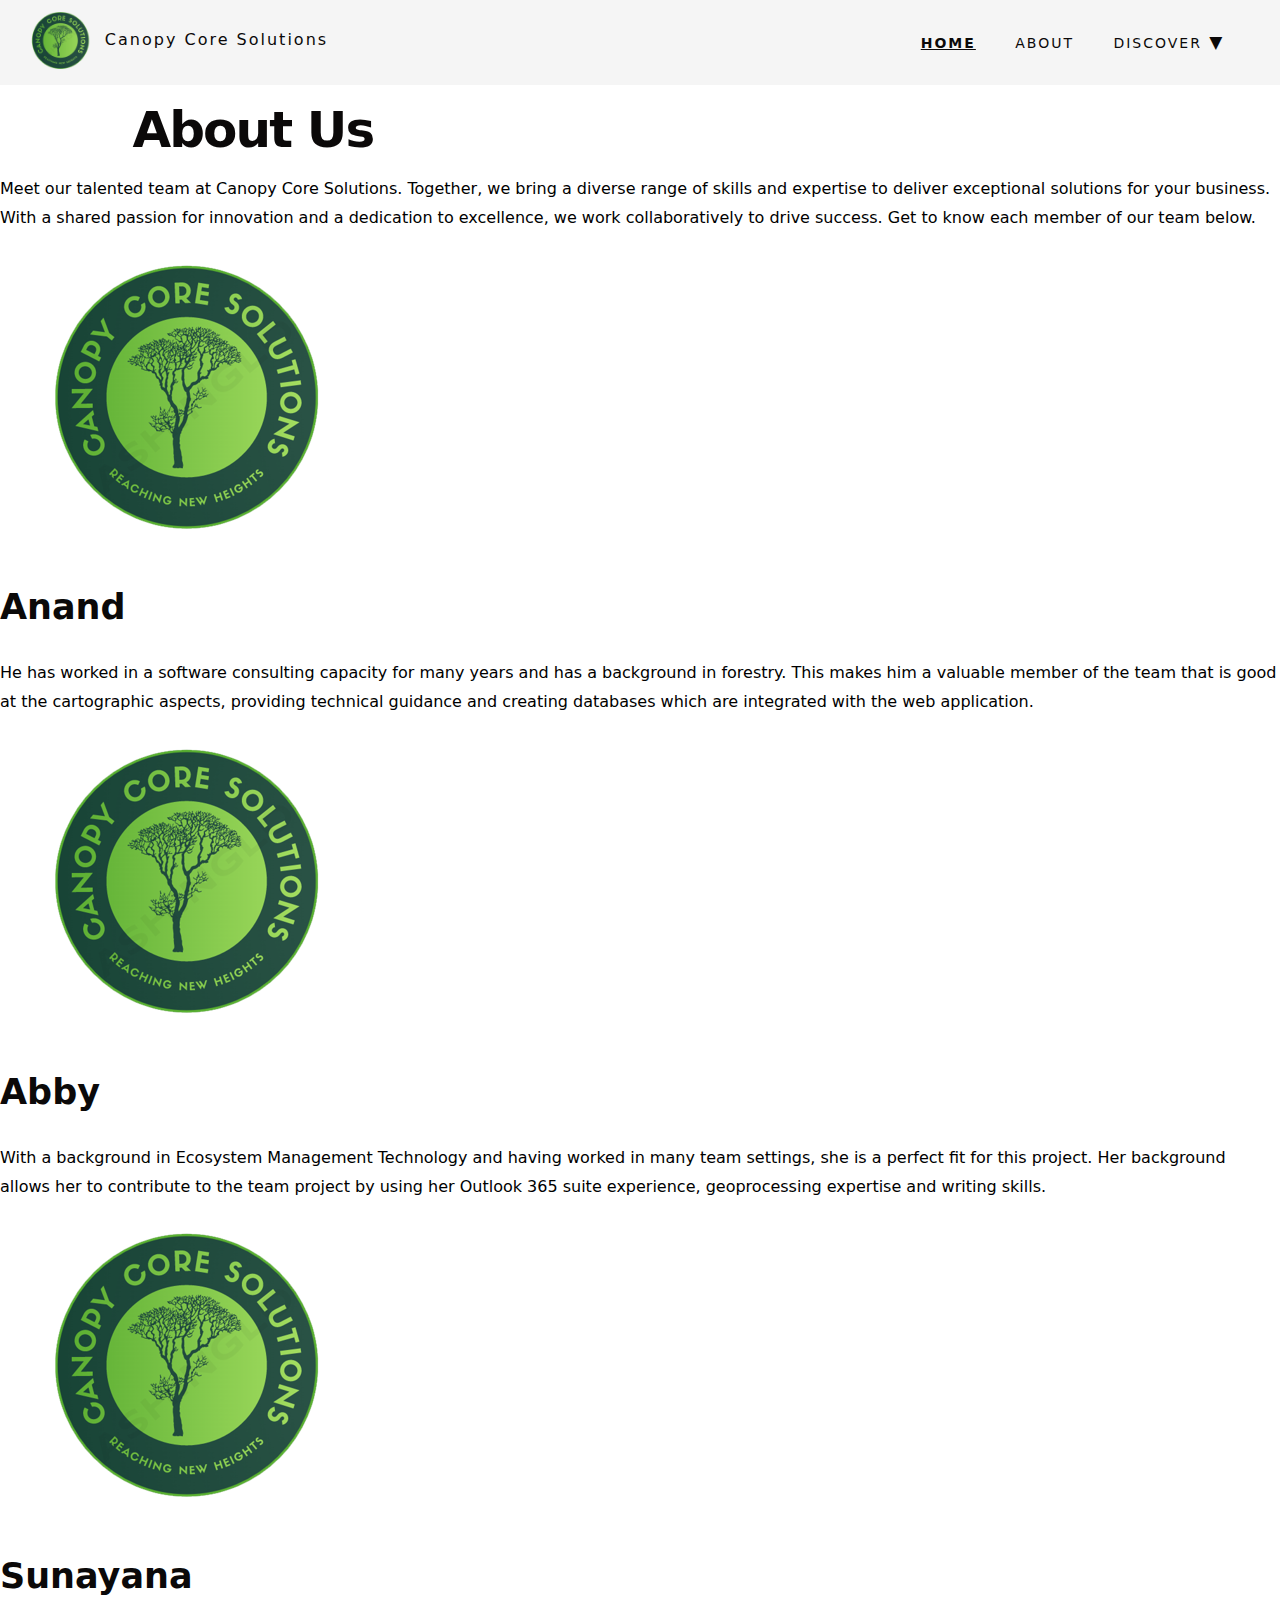
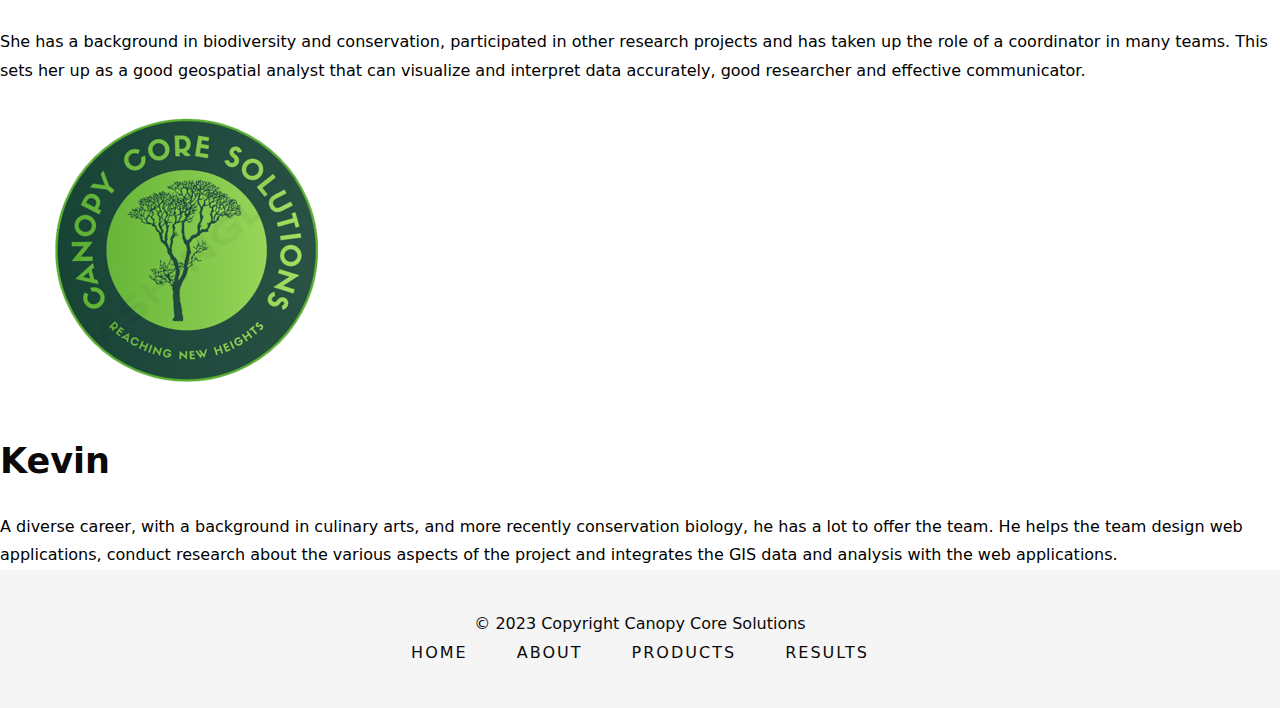
<file: about.html>
<!DOCTYPE html>
<html lang="en">
  <head>
    <title>Canopy Core Solutions</title>
    <link rel="stylesheet" href="stylesheet.css" />
    <link rel="stylesheet" href="https://cdnjs.cloudflare.com/ajax/libs/font-awesome/6.4.0/css/all.min.css" integrity="sha512-iecdLmaskl7CVkqkXNQ/ZH/XLlvWZOJyj7Yy7tcenmpD1ypASozpmT/E0iPtmFIB46ZmdtAc9eNBvH0H/ZpiBw==" crossorigin="anonymous" referrerpolicy="no-referrer" />
    <!---Kevin VD: Favicon/Viewport/jQuery CDN Starts Here-->
    <link
      rel="shortcut icon"
      href="images\CCSLOGO.png"
      type="image/x-icon"
    />
    <meta charset="UTF-8" />
    <!--Tell browser charset used in page/W3S-->
    <meta name="viewport" content="width=device-width, initial-scale=1.0" />
    <!--Setting Viewport, set width of page-follow device screen width/initial zoom scale 1/W3S-->
    <script src="https://ajax.googleapis.com/ajax/libs/jquery/3.6.1/jquery.min.js"></script>
    <!--Google jQuery CDN https://www.w3schools.com/jquery/jquery_syntax.asp-->
    <!--Kevin VD: Favicon/Viewport-->
  </head>

  <body>
    <nav class="navbar">
      <div class="GeomSolutions">
        <a class="CompanyName" href="index.html">
          <img
            class="CompanyLogo"
            src="images/CCSLOGO.png"
            alt="AdobeStockCompass"
          />
         
          Canopy Core Solutions
        </a>
      </div>
      <ul class="navlist" id="NavList">
        <li class="list_item">
          <a class="active" href="index.html">Home</a>
        </li>
        <li class="list_item">
          <a href="aboutus.html">About</a>
        </li>
        <li class="list_item">
          <a>Discover</a>
          <ul class="sub_drop">
            <li class="list_item">
              <a href="products.html">Products</a>
            </li>
            <li class="list_item">
              <a href="results.html">Results</a>
            </li>
            
          </ul>
      
          <span class="dropdown-arrow">&#9660;</span>
        </li>
      </ul>
      <div class="menuicon" id="MenuIcon">
        <div class="menu_bar"></div>
        <div class="menu_bar"></div>
        <div class="menu_bar"></div>
      
      </div>
    </nav>

  

    <!-- Page content -->
    <!-- About us Section -->
    <section class="about">
      <div class="max-width">
        <h2 class="title">About Us</h2>
         <p class="about-description">Meet our talented team at Canopy Core Solutions. Together, we bring a diverse range of skills and expertise to deliver exceptional solutions for your business. With a shared passion for innovation and a dedication to excellence, we work collaboratively to drive success. Get to know each member of our team below.</p>
        <div class="about-content">
          <div class="person">
            <div class="person-img">
              <img src="images\CCSLOGO.png" alt="Person 1">
            </div>
            <h3 class="person-name">Anand</h3>
            <p class="person-description">He has worked in a software consulting capacity for many years and has a background in forestry. This makes him a valuable member of the team that is good at the cartographic aspects, providing technical guidance and creating databases which are integrated with the web application. </p>
            <div class="social-icons">
              <a href="mailto:anandcharvin.g@gmail.com" target="_blank" class="email-icon"><i class="fas fa-envelope"></i></a>
              <a href="https://www.linkedin.com/in/anand-charvin-g-8311a822/" target="_blank" class="linkedin-icon"><i class="fab fa-linkedin"></i></a>
            </div>
          </div>
          <div class="person">
            <div class="person-img">
              <img src="images\CCSLOGO.png" alt="Person 2">
            </div>
            <h3 class="person-name">Abby</h3>
            <p class="person-description">With a background in Ecosystem Management Technology and having worked in many team settings, she is a perfect fit for this project. Her background allows her to contribute to the team project by using her Outlook 365 suite experience, geoprocessing expertise and writing skills.</p>
            <div class="social-icons">
              <a href="mailto:jane@example.com" target="_blank" class="email-icon"><i class="fas fa-envelope"></i></a>
              <a href="https://www.linkedin.com/in/janesmith" target="_blank" class="linkedin-icon"><i class="fab fa-linkedin"></i></a>
            </div>
          </div>
          <div class="person">
            <div class="person-img">
              <img src="images\CCSLOGO.png" alt="Person 3">
            </div>
            <h3 class="person-name">Sunayana</h3>
            <p class="person-description">She has a background in biodiversity and conservation, participated in other research projects and has taken up the role of a coordinator in many teams. This sets her up as a good geospatial analyst that can visualize and interpret data accurately, good researcher and effective communicator.</p>
            <div class="social-icons">
              <a href="mailto:david@example.com" target="_blank" class="email-icon"><i class="fas fa-envelope"></i></a>
              <a href="https://www.linkedin.com/in/davidjohnson" target="_blank" class="linkedin-icon"><i class="fab fa-linkedin"></i></a>
            </div>
          </div>
          <div class="person">
            <div class="person-img">
              <img src="images\CCSLOGO.png" alt="Person 4">
            </div>
            <h3 class="person-name">Kevin</h3>
            <p class="person-description">A diverse career, with a background in culinary arts, and more recently conservation biology, he has a lot to offer the team. He helps the team design web applications, conduct research about the various aspects of the project and integrates the GIS data and analysis with the web applications.</p>
            <div class="social-icons">
              <a href="mailto:emily@example.com" target="_blank" class="email-icon"><i class="fas fa-envelope"></i></a>
              <a href="https://www.linkedin.com/in/kevin-van-dijk-0bb7a3255/" target="_blank" class="linkedin-icon"><i class="fab fa-linkedin"></i></a>
            </div>
          </div>
        </div>
      </div>
    </section>
    <!-- About us Section Ends -->
    
        <footer>
          <p>&#169; 2023 Copyright Canopy Core Solutions </p>
          <div class="footer">
              <a href="index.html">Home</a>
              <a href="aboutus.html">About</a>
              <a href="gisapps.html">Products</a>
              <a href="gisapps.html">Results</a>
          </div>
          <!-- <img src='images/FlemingGIS_Black.svg' alt='Logo' class='logo'> -->
      </footer>
      
        

    <button onclick="topFunction()" id="TopBtn" title="Scroll to top">
      Top
    </button>

    <script src="myscripts.js"></script>
  </body>
</html>
</file>
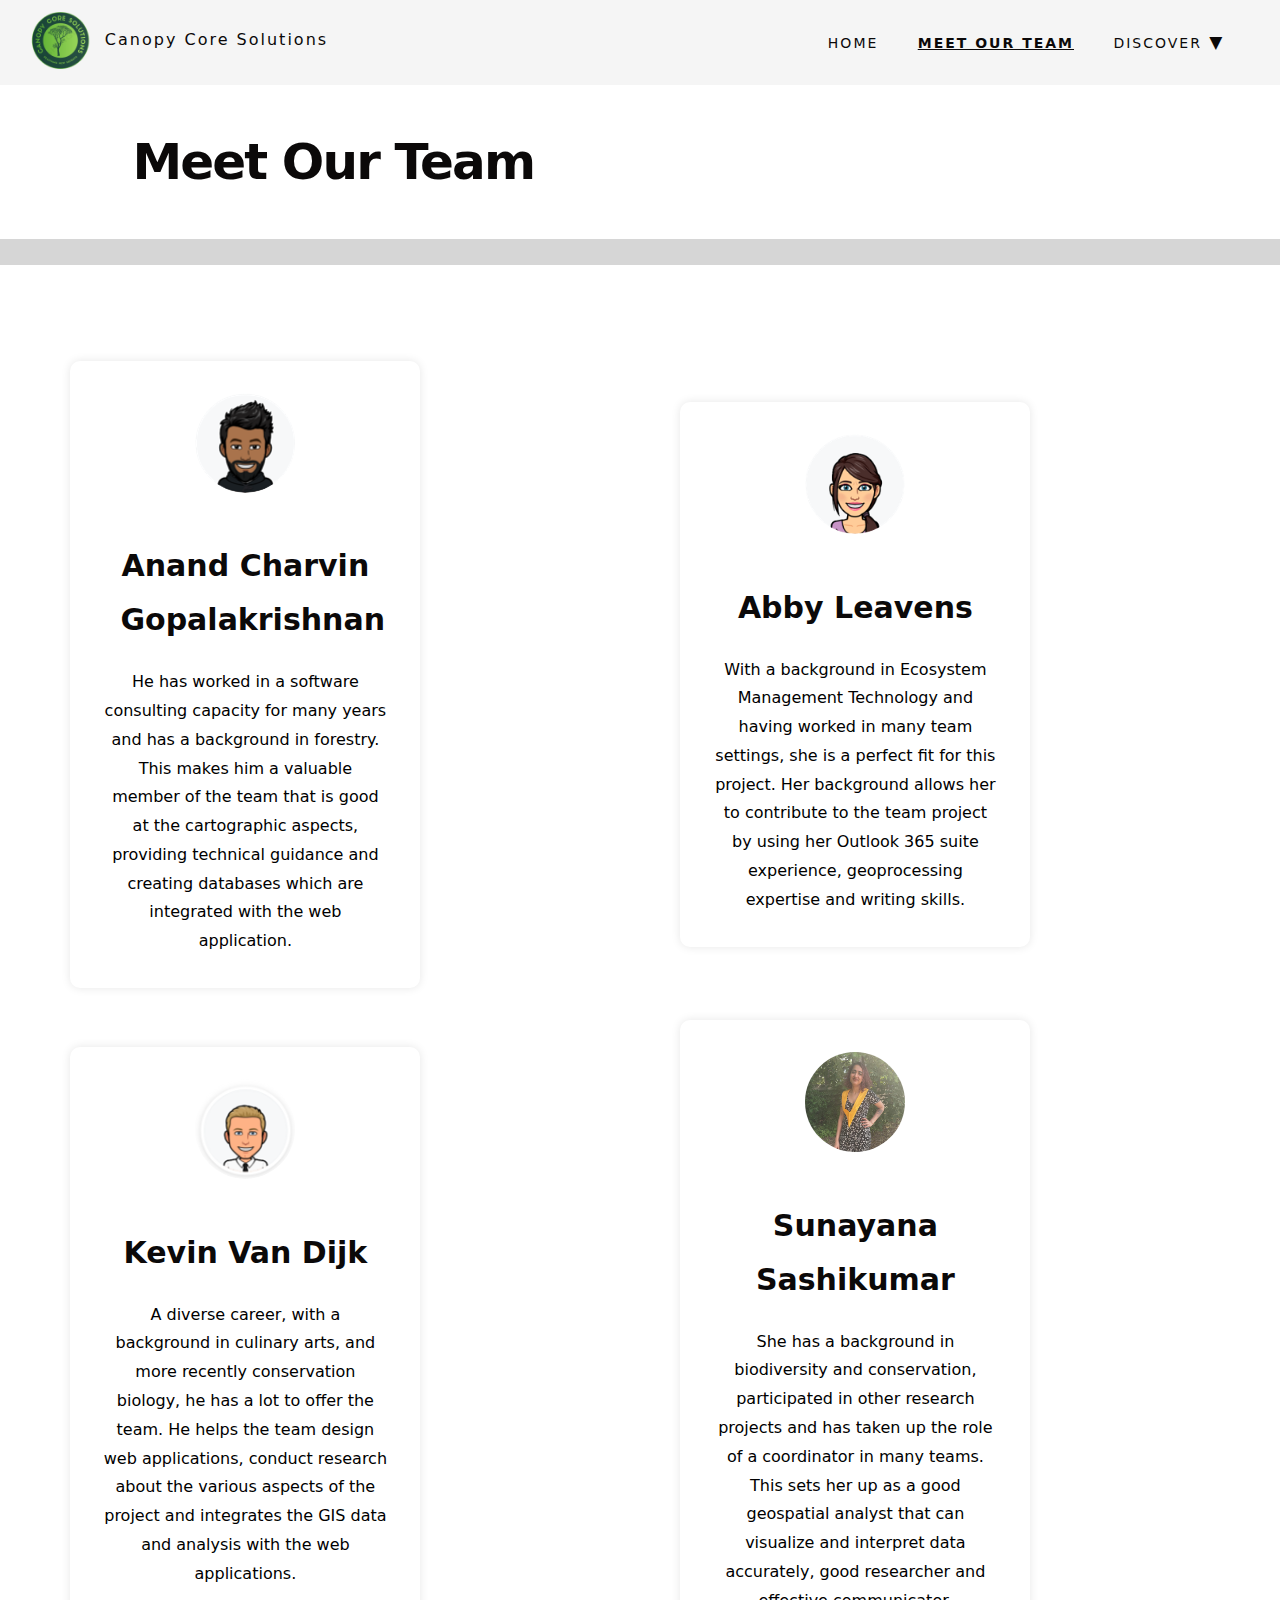
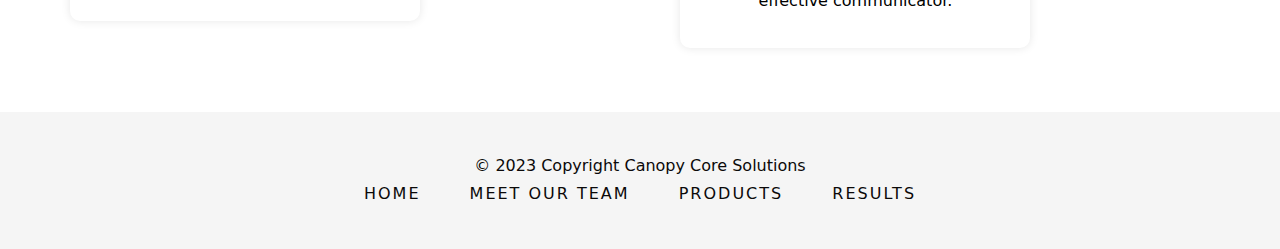
<file: aboutus.html>
<!DOCTYPE html>
<html lang="en">
  <head>
    <title>Meet Our Team</title>
    <link rel="stylesheet" href="stylesheet.css" />
    <link rel="shortcut icon" href="images\CCSLOGO.png" type="image/x-icon">
    <meta charset="UTF-8" />
    <meta name="viewport" content="width=device-width, initial-scale=1.0" />
    <script src="https://ajax.googleapis.com/ajax/libs/jquery/3.6.1/jquery.min.js"></script>

  </head>
  <body>
    <nav class="navbar">
        <div class="GeomSolutions">
          <a class="CompanyName" href="index.html">
            <img
              class="CompanyLogo"
              src="images/CCSLOGO.png"
              alt="AdobeStockCompass"
            />
           
            Canopy Core Solutions
          </a>
        </div>
        <ul class="navlist" id="NavList">
          <li class="list_item">
            <a  href="index.html">Home</a>
          </li>
          <li class="list_item">
            <a class="active" href="aboutus.html">Meet Our Team</a>
          </li>
          <li class="list_item">
            <a  >Discover</a>
            <ul class="sub_drop">
              <li class="list_item">
                <a href="products.html">Products</a>
              </li>
              <li class="list_item">
                <a href="results.html">Results</a>
              </li>
              
            </ul>
        
            <span class="dropdown-arrow">&#9660;</span>
          </li>
        </ul>
        <div class="menuicon" id="MenuIcon">
          <div class="menu_bar"></div>
          <div class="menu_bar"></div>
          <div class="menu_bar"></div>
        
        </div>
      </nav>

    <div class="row">
      <h2 class="h2text">Meet Our Team</h2>
    </div>

    <div class = "topbox">
    </div>
    <div class="row">
    </div>  

    <div class="about-us">
        <!-- <h1>Meet Our Team</h1> -->
        <div class="team-grid">
          <div class="team-member">
            <img src="images/Charvin.png" alt="team member 1">
            <h5>Anand Charvin Gopalakrishnan</h5>
            <p>He has worked in a software consulting capacity for many years and has a background in forestry. This makes him a valuable member of the team that is good at the cartographic aspects, providing technical guidance and creating databases which are integrated with the web application. </p>
          </div>
          <div class="team-member">
            <img src="images/Abby.png" alt="team member 2">
            <h5>Abby Leavens</h5>
            <p>With a background in Ecosystem Management Technology and having worked in many team settings, she is a perfect fit for this project. Her background allows her to contribute to the team project by using her Outlook 365 suite experience, geoprocessing expertise and writing skills. </p>
          </div>
          <div class="team-member">
            <img src="images/Kevin.png" alt="team member 3">
            <h5>Kevin Van Dijk</h5>
            <p>A diverse career, with a background in culinary arts, and more recently conservation biology, he has a lot to offer the team. He helps the team design web applications, conduct research about the various aspects of the project and integrates the GIS data and analysis with the web applications. </p>
          </div>
          <div class="team-member">
            <img src="images/Sunayana.png" alt="team member 4">
            <h5>Sunayana Sashikumar</h5>
            <p>She has a background in biodiversity and conservation, participated in other research projects and has taken up the role of a coordinator in many teams. This sets her up as a good geospatial analyst that can visualize and interpret data accurately, good researcher and effective communicator. </p>
          </div>
        </div>
      </div>
      
    
    <footer>
        <p>&#169; 2023 Copyright Canopy Core Solutions </p>
        <div class="footer">
            <a href="index.html">Home</a>
            <a href="aboutus.html">Meet Our Team</a>
            <a href="products.html">Products</a>
            <a href="results.html">Results</a>
        </div>
        <!-- <img src='images/FlemingGIS_Black.svg' alt='Logo' class='logo'> -->
    </footer>

    <button onclick="topFunction()" id="TopBtn" title="Scroll to top">
      Top
    </button>

    <script src="myscripts.js"></script>
    <!--Link to external javascript-->
  </body>
</html>
</file>
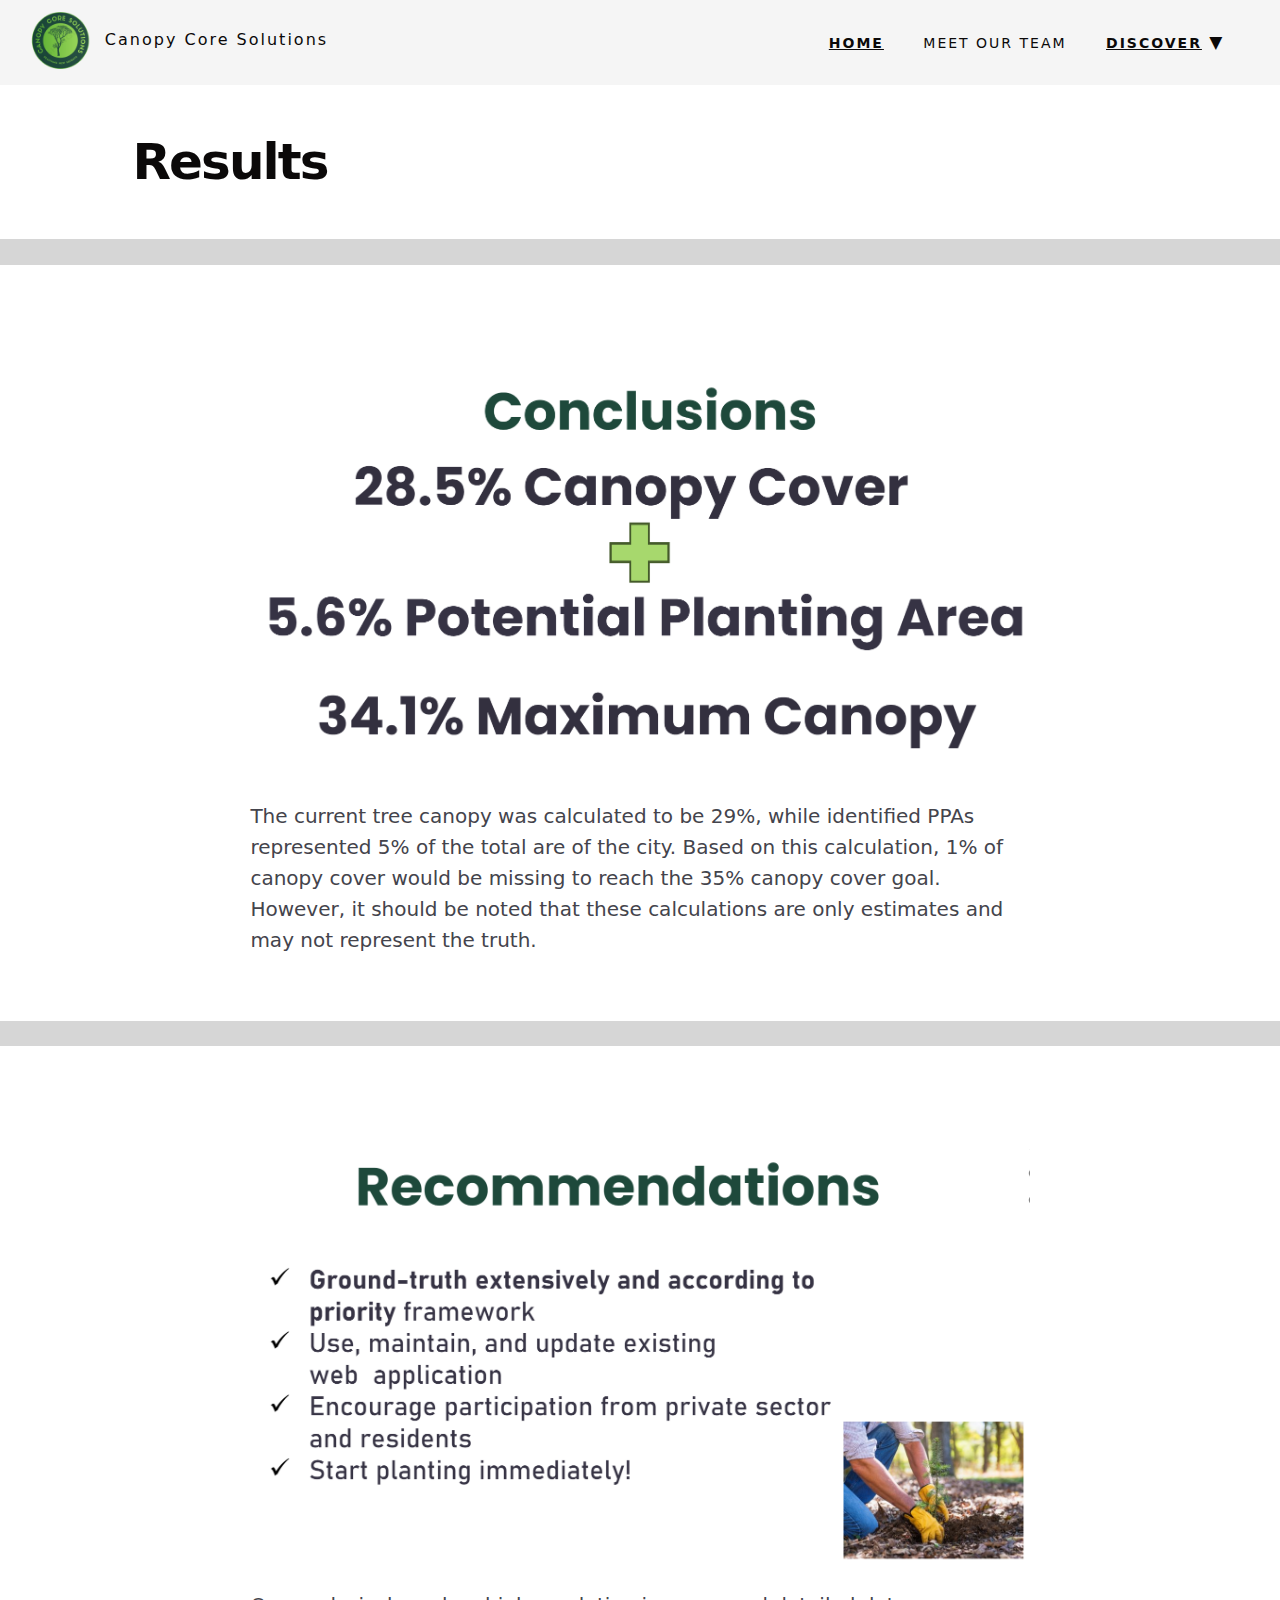
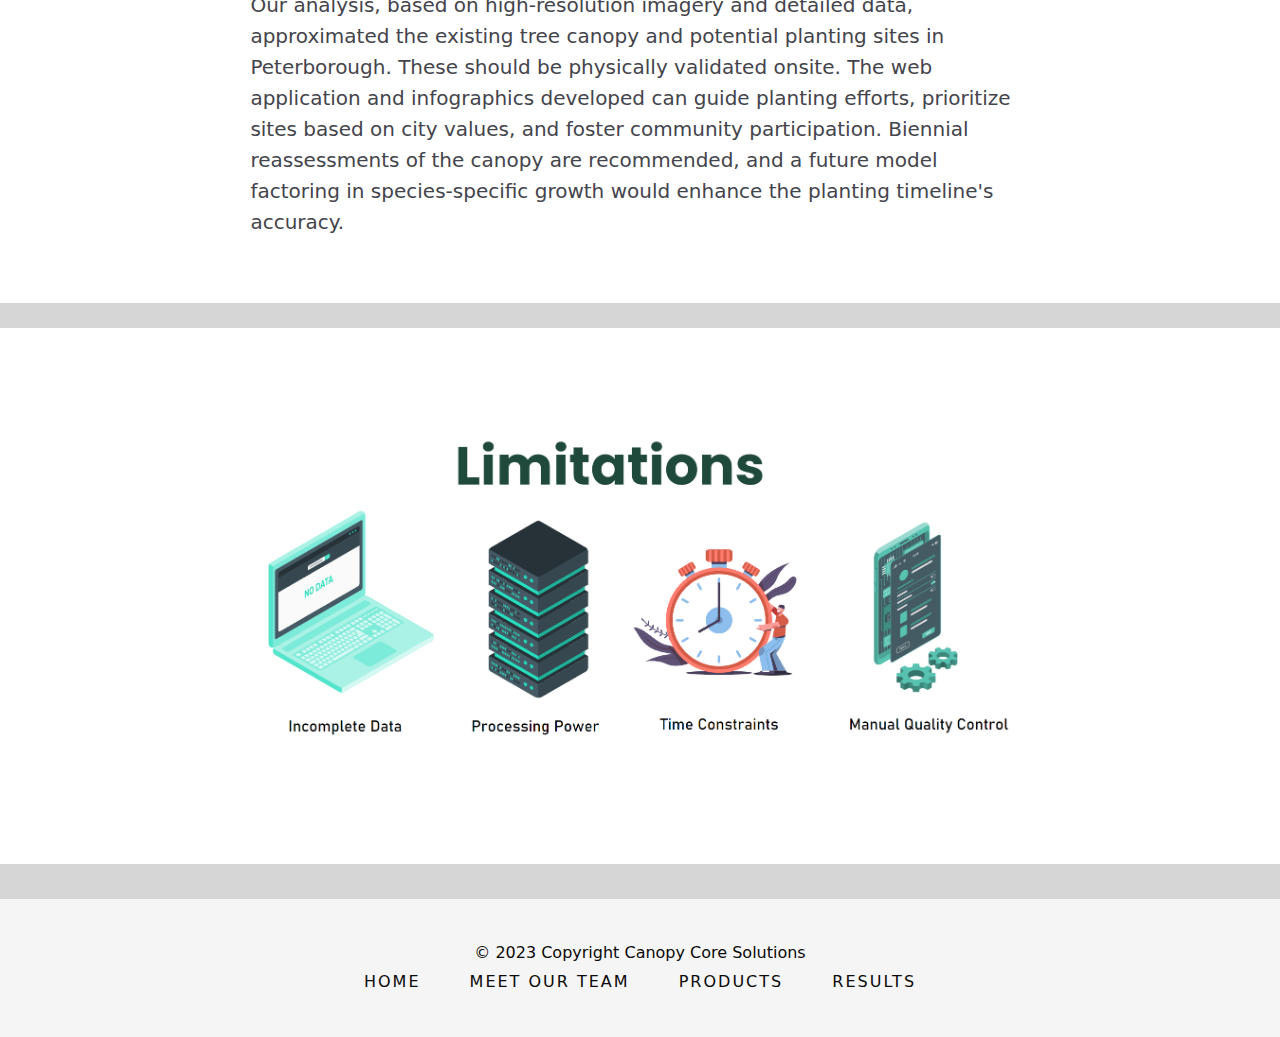
<file: results.html>
<!DOCTYPE html>
<html lang="en">
<head>
<title>Results</title>
<link rel="stylesheet" href="stylesheet.css">
<link rel="shortcut icon" href="images\CCSLOGO.png" type="image/x-icon">
 <meta charset="UTF-8">
 <meta name="viewport" content="width=device-width, initial-scale=1.0"><!--Setting Viewport, set width of page-follow device screen width/initial zoom scale 1/W3S-->
 <script src="https://ajax.googleapis.com/ajax/libs/jquery/3.6.1/jquery.min.js"></script>
</head>
<body>
    <nav class="navbar">
        <div class="GeomSolutions">
          <a class="CompanyName" href="index.html">
            <img
              class="CompanyLogo"
              src="images/CCSLOGO.png"
              alt="AdobeStockCompass"
            />
           
            Canopy Core Solutions
          </a>
        </div>
        <ul class="navlist" id="NavList">
          <li class="list_item">
            <a class="active" href="index.html">Home</a>
          </li>
          <li class="list_item">
            <a href="aboutus.html">Meet Our Team</a>
          </li>
          <li class="list_item">
            <a class="active" >Discover</a>
            <ul class="sub_drop">
              <li class="list_item">
                <a href="products.html">Products</a>
              </li>
              <li class="list_item">
                <a href="results.html">Results</a>
              </li>
              
            </ul>
        
            <span class="dropdown-arrow">&#9660;</span>
          </li>
        </ul>
        <div class="menuicon" id="MenuIcon">
          <div class="menu_bar"></div>
          <div class="menu_bar"></div>
          <div class="menu_bar"></div>
        
        </div>
      </nav>
    
<div class="row">
  <h2 class="h2text">Results</h2>
</div>  

<div class = "topbox">
</div>
<div class="row">
</div>  
<div class = "mainbox"> 
<div class = "sectionboxone">
<div class = "paragraphbox"> 
<h5 class="h5text"></h5>
<div  class = "quoteboxteam"> 
  <img class="pastprojects" src="images/Conclusions.png" alt="Area51">
</div>
<!-- 
<div class="subtitles2"><p><em><strong>Conclusions</strong></em></p></div> -->
<!-- <div class="subtitles2"><p><em><strong>Manage & Edit Data from Desktop</strong></em></p></div> -->
<div class="Slinkdiv2">
  <a class="SLink2" href="images/Kvandijk_GEOM75CulmAssignment_Area51.pdf" class="FireMapSourceLink"> </a>
</div>  
<div class="FMap"></div> 
<p > The current tree canopy was calculated to be 29%, while identified PPAs represented 5% of the total are of the city. Based on this calculation, 1% of canopy cover would be missing to reach the 35% canopy cover goal. However, it should be noted that these calculations are only estimates and may not represent the truth.  
</p>
<div class="FMap"></div>    
</div>
</div>
</div>


<div class = "topbox">
</div>
<div class="row">
</div>  
<div class = "mainbox"> 
<div class = "sectionboxone">
<div class = "paragraphbox"> 
<h5 class="h5text"></h5>
<div  class = "quoteboxteam"> 
  <img class="pastprojects" src="images/Recommendations.png" alt="Area51">
</div>
<!-- 
<div class="subtitles2"><p><em><strong>Conclusions</strong></em></p></div> -->
<!-- <div class="subtitles2"><p><em><strong>Manage & Edit Data from Desktop</strong></em></p></div> -->
<div class="Slinkdiv2">
  <a class="SLink2" href="images/Kvandijk_GEOM75CulmAssignment_Area51.pdf" class="FireMapSourceLink"> </a>
</div>  
<div class="FMap"></div> 
<p > Our analysis, based on high-resolution imagery and detailed data, approximated the existing tree canopy and potential planting sites in Peterborough. These should be physically validated onsite. The web application and infographics developed can guide planting efforts, prioritize sites based on city values, and foster community participation. Biennial reassessments of the canopy are recommended, and a future model factoring in species-specific growth would enhance the planting timeline's accuracy.
</p>
<div class="FMap"></div>    
</div>
</div>
</div>

<div class = "topbox">
</div>
<div class="row">
</div>  
<div class = "mainbox"> 
<div class = "sectionboxone">
<div class = "paragraphbox"> 
<h5 class="h5text"></h5>
<div  class = "quoteboxteam"> 
  <img class="pastprojects" src="images/Limitations.png" alt="Area51">
</div>
<!-- 
<div class="subtitles2"><p><em><strong>Conclusions</strong></em></p></div> -->
<!-- <div class="subtitles2"><p><em><strong>Manage & Edit Data from Desktop</strong></em></p></div> -->
<div class="Slinkdiv2">
  <a class="SLink2" href="images/Kvandijk_GEOM75CulmAssignment_Area51.pdf" class="FireMapSourceLink"> </a>
</div>  
<div class="FMap"></div> 
<!-- <p > Our project offers a robust statistical analysis of the existing canopy cover and potential planting areas across Peterborough. It provides insights across wards, ownership, and zoning, aiding urban forestry decisions. Notably, Ashburnham Ward emerges with the most tree coverage and potential for new plantings. This analysis underpins informed strategies for tree canopy expansion.
</p> -->
<div class="FMap"></div>    
</div>
</div>
</div>





  <div class = "sectionboxtwo">
  
  <div class = "paragraphbox"> 
  </div>
  </div>
  
  <footer>
    <p>&#169; 2023 Copyright Canopy Core Solutions </p>
    <div class="footer">
        <a href="index.html">Home</a>
        <a href="aboutus.html">Meet Our Team</a>
        <a href="gisapps.html">Products</a>
        <a href="gisapps.html">Results</a>
    </div>
    <!-- <img src='images/FlemingGIS_Black.svg' alt='Logo' class='logo'> -->
</footer>

  <button onclick="topFunction()" id="TopBtn" title="Scroll to top">
    Top
  </button>

  <script src="myscripts.js"></script>
  <!--Link to external javascript-->
</body>
</html>
</file>
<file: stylesheet.css>
/*CSS completed by Kevin Van Dijk
Modified from my portfolio website
and GEOM101 Project Semester 1.
2023-04-05
*/
* {									
	box-sizing: border-box;			/* Width and height calculations will include padding and borders */
	margin: 0;						      /* Overrides defaults and sets the margin of the entire page to 0 */
	padding: 0;						      /* Overrides defaults and sets the padding of the entire page to 0 */
}
body, html {
  height: 100%;
  line-height: 1.8;
  font-family: system-ui, -apple-system, BlinkMacSystemFont, 'Segoe UI', Roboto, Oxygen, Ubuntu, Cantarell, 'Open Sans', 'Helvetica Neue', sans-serif; 
}

.full-screen-image-container {
  position: absolute;
  top: 0;
  left: 0;
  width: 100%;
  height: 100vh;
  z-index: -1;  
}

.about-us {
  display: flex;
  flex-direction: column;
  width: 100%;
  padding: 2em;
  box-sizing: border-box;
  text-align: center;
  margin: 0 auto;
}

.team-grid {
  display: flex;
  flex-direction: column;
  align-items: center;
  gap: 2em;
  padding: 2em 0;
}

.team-member {
  flex: 1 0 320px; 
  box-shadow: 0 0 10px rgba(0,0,0,0.1);
  border-radius: 10px;
  padding: 2em;
  max-width: 350px;
  box-sizing: border-box;
  margin-bottom: 2em;
}

.team-member img {
  width: 100px;
  height: 100px;
  border-radius: 50%;
  object-fit: cover;
  margin-bottom: 1em;
}


/* General styles (for mobile-first design) */

/* Responsive styles for larger screens */

@media screen and (min-width: 600px) {

  .about-us {
    width: 80%;
    max-width: inherit;
    margin-left: 3%;
    margin-right: 5%;
  }

  .team-grid {
    flex-direction: row;
    flex-wrap: wrap;
    justify-content: space-between;
  }

  .team-member {
    margin-bottom: 0;
  }
}




.city-hall {
  width: 100%;
  height: 100%;
  object-fit: cover;
  opacity: 85%;
}

.header-image-text {
  background: linear-gradient(to bottom, rgba(255, 255, 255, 0.5) 50%, transparent 99%);
  text-shadow: -1px 0 rgba(211, 211, 211, 0.5), 0 1px rgba(211, 211, 211, 0.938), 1px 0 rgba(211, 211, 211, 0.856), 0 -1px rgba(211, 211, 211, 0.836);
  color: black; 
  padding-bottom: 15%; 
}

.HomepageImage {
  display: block;
  margin-left: auto;
  margin-right: auto;
  max-width: 100%;
  height: auto;
}
.HomepageImage_1 {
  display: block;
  margin-left: auto;
  margin-right: auto;
  max-width: 100%;
  height: auto;
  padding-bottom: 2%;
}

.emphasis {
  font-weight: bold;
  /* font-style: italic; */
}


.main {
  flex: 1;
}
.h1text {
  color: black;
  font-size: 62px;
  
}

.header-image-subtitle {
  color: black;
}

.logo {
  width: 120px;
  height: 120px;
  margin-right: 10px;
  vertical-align: middle;
  
}

.h6text, .h1text {
  color: rgb(14, 13, 13);
}


/*Top Botton Style Section Start*/
#TopBtn {
  display: none;
  position: fixed;
  bottom: 20px;
  right: 20px;
  z-index: 99;
  font-size: 14px;
  border: none;
  outline: none;
  background-color: #0B0909;
  color: #e0ebeb;
  cursor: crosshair;
  padding: 10px;
  border-radius: 40px;
}
#TopBtn:hover {
  background-color: #44444C;
}
/*Top Botton Style Section End*/


/*NavBar Section Start*/
.navbar {
  background-color: whitesmoke; 
  color:#0B0909;
  display:flex;
  overflow: hidden;
  justify-content: space-between; 
  align-items: center;
}
.navlist {
  list-style: none;
  float: right;
  color: #0B0909; 
  padding: 10px 14px;
  text-decoration: none;
  font-weight: normal;
  text-transform: uppercase;
  letter-spacing: 2px;
  font-size: 17px;
  margin-right: 2%;
  line-height: 24px;
}
.navlist .list_item {
  display: inline-block;
  padding: 20px 16px;
}
.navbar a {
  color:#0B0909;  
  text-decoration: none;
  font-size: 14px;
}
.navbar a:hover {
  color:  #0B0909; 
  transition: all 0.5s;
  text-decoration:none;
}
.navlist a.active {
  color:  #0B0909; 
  text-decoration: underline;
  font-weight: bold;
}
.navbar .CompanyLogo {
  max-height: 70px;
  display: inline-block; 
  vertical-align: middle; 
}
.navbar .CompanyName {
  color: #44444C; 
  text-decoration: none;
  letter-spacing: 2px;
  font-size: 16px;
  font-weight:normal;
  display: inline-block; 
  padding: 5px 20px 10px 20px; 
  vertical-align: middle; 
}
.menu_bar {
  width: 22px;
  height: 3.5px;
  background-color: #44444C; 
  margin-bottom: 4.5px;
}
.menuicon { /*Hide icon until @media mod kicks in aka smaller than 960px screen*/
  display: none;
}
/*jQuery Drop Menu NavBar*/
ul.sub_drop {
  position: absolute;
  width: auto;
  background-color: #fff;
  box-shadow: 0 0 5px rgba(0, 0, 0, 0.3);
  display: none;
  margin: 0;
  padding-top: 5px;
  z-index: 1;
}
ul.sub_drop li:first-child {
  margin-top: 0;
}
ul.sub_drop li > a:hover {
  background-color: darkslategrey;
  color: #fff;
}
ul.sub_drop li > a.StoryMaps:hover {
  background-color: darkslategrey;
  color: #fff;
}
ul.sub_drop li a {
  text-decoration: none;
  display: block;
  text-align: center;
  color: #333;
  font-size: 14px;
  padding: 5px 15px;
}
ul.sub_drop li a.StoryMaps {
  text-decoration: none;
  display: block;
  text-align: center;
  color: #333;
  font-size: 14px;
  padding-left: 50px;
  padding-right: 50px;
}
ul.sub_drop li:not(:last-child) {
  border-bottom: 1px solid #eee;
}
/* Add a dropdown arrow to the Projects menu item */
ul.navbar li:nth-child(3)::after {
  content: "\25BC"; /*down-pointing triangle*/
  display: inline-block;
  margin-left: 5px;
  color: #e0ebeb;
}
/* Show the dropdown list when hovering over the parent menu item */
ul.navbar li:hover > ul.sub_drop {
  display: block;
}


/*End NavBar Section*/



/*Footer Section Start*/
footer {
	left: 0;
  bottom: 0;
  width: 100%;
  background-color: whitesmoke;
  color: #0B0909;
  text-align: center;
  padding: 40px;
}
.footer a {
  padding-top: 4%;
  color: #0B0909;
  text-align: center;
  text-decoration: none;
  padding: 8px 22px;
  font-weight: normal;
  text-transform: uppercase;
  letter-spacing: 2px;
}
.footer a:hover {
  color:  #0B0909; 
  transition: all 0.5s;
  text-decoration: underline;
}
/*End Footer Section*/



/*Header Text Section*/
h1, h2, h3, h4, h5, h6 { /* Default for all hn */
	font-family: system-ui, -apple-system, BlinkMacSystemFont, 'Segoe UI', Roboto, Oxygen, Ubuntu, Cantarell, 'Open Sans', 'Helvetica Neue', sans-serif; /* Several fonts should be listed for fallback */ 
}
h1 { /* Main Page Heading */
  padding-top: 50px; 
	margin-left: 5px;
	font-size: 55pt;
}
h2 { /* Heading for non-main pages */
	font-size: 50px;
	margin-left: 30px;
  color: #0B0909;
  padding-left: 8%; /* to align with page contents */
  letter-spacing: -0.5mm;
}
h3 { /* Supporting Heading */
	color: #0B0909; 
  font-size: 35px;
	margin-top: 10px;
  margin-bottom: 20px;
}
h4 { /* Supporting Heading - Centered */
	color: #0B0909; 
  font-size: 35px;
	text-align: center;
	margin-left: 35px;
}
h5 { /* Inner Heading */
  color: #0B0909;
  font-size: 30px;
	margin: 18px;
  padding-bottom: 1%;
  padding-top: 1%; 
}
h6 { /* Heading - Main page Bold Paragraph Titles*/
  color: #0B0909;
  font-size: 40px;
  letter-spacing: -0.7mm;
  margin: 40px;
  text-align:center; /* align text with the main header text */
}
/*End Header Text Section*/




/*Header Image Section*/
.header-image {
  background-position: center;
  background-size: cover;
  background-image: url("images/UrbanForest_SophieNitoUnsplash.jpg");
  height: 100vh; /* changed from min-height to height */
  background-repeat: no-repeat;
  position: relative;
}
.header-image-text-wrapper {
  background-image: url("images/Stars_MattGrossUnsplash.jpg"); /* Added black background */
  padding-top: 20px; /* Added padding to create space around the text */
  padding-bottom: 100px;
}
.header-image-text {
  text-align: center;
  color: whitesmoke;
  padding-top: 10px; 
}
.header-image-subtitle {
  font-size: 30px;
  text-align: center;
  color: whitesmoke; 
}
/*End Header Image Section*/


/* Homepage Subtext Start */
.hometext{
	font-size: 25px; 
	font-family: system-ui, -apple-system, BlinkMacSystemFont, 'Segoe UI', Roboto, Oxygen, Ubuntu, Cantarell, 'Open Sans', 'Helvetica Neue', sans-serif;
	color: #0B0909;
	line-height: 155%; /* add spaces between rows of text for readability */
  text-align:center;
  padding: 0 10%; /* 10% padding to the left and right */
  padding-bottom: 3%;
}
/* Homepage Subtext End */


/*This section is the three images that link to other pages on home page*/
.project-container:after,
.project-container:before,
.project-row-padding:after,
.project-row-padding:before {
  content: "";
  display: table;
  clear: both; /* Clearing the style before and after the container */
}
.project-container {
  padding: 0.16px 16px;
  margin-bottom: 16px;
}
.project-row-padding {
  display: flex;
  justify-content: center;
  flex-wrap: wrap;
  padding: 0 8px;
}
.project-fourth {
  /* Creating three floating project images */
  float: left;
  width: 25%;
  padding: 0 8px;
  box-sizing: border-box;
}
/*Boxes on image links main page*/
.project-display-container {
  position: relative;
  
}
.project-display-textbox {
  position: absolute;
  left: 0;
  top: 0;
  z-index: 1; /* Brings the black box to the front, so that its opacity is not lowered when the user hovers over the image */
  color: #D6D6D6;
  background-color: #0B0909;
  padding: 8px 16px;
}
.project-image img {
  width: 100%;
  border: 2px solid #000; /* Adding black border */
}
.project-image:hover {
  /* When the user hovers over the project image, the opacity is lowered */
  opacity: 0.7;
}
/*End of linked images section on home page*/

/*Alternate Pages CSS Start*/
.topbox{
	padding-right: 15%;
	padding-left: 15%;
	padding-bottom: 1%;
	padding-top: 1%;
	text-align: center;
	font-size: 20px; 
	font-family: Verdana, sans-serif;
	color: #44444C;
	background-color: #D6D6D6; 
}
.topbox2{
	padding-right: 15%;
	padding-left: 15%;
	padding-bottom: 1%;
	padding-top: 1%;
	/* color: none;
	background-color: none;  */
}
.sectionbox{
	background-color: #EBF5EE; /* background colour will be changed when colours are chosen */
	padding-right: 15%;
	padding-left: 15%;
	padding-bottom: 5%;
	padding-top: 5%;	
}
.sectionboxone{
	display: flex; /* make it so the text boxes can stack if screen is smaller */
	flex-direction: row;
	background-color: white;
	padding-right: 15%;
	padding-left: 15%;
	padding-bottom: 5%;
	padding-top: 1%;	
}
.sectionboxtwo{
	display: flex;
	flex-direction: row;
	background-color: #D6D6D6; /* background colour will be changed when colours are chosen */
	padding-right: 15%;
	padding-left: 15%;
	padding-bottom: 1%;
	padding-top: 0.5%;	
}
/* for other pages the quote box will be swapped for images that will be contained in the section boxes */
.quotebox{
	padding: 3px; /* quote box has different padding levels to make it left justified from center */
	flex: 25%;
	font-size: 25px; 
	font-style: italic;
	font-family: Verdana, sans-serif;
	color: #18314F;
	font-style: italic;
	line-height: 155%;
} 
/* Paragraph/div formmating for the values page */
.paragraphbox{
	padding: 8px;
	flex: 75%;
	font-size: 20px; 
	font-family: system-ui, -apple-system, BlinkMacSystemFont, 'Segoe UI', Roboto, Oxygen, Ubuntu, Cantarell, 'Open Sans', 'Helvetica Neue', sans-serif;
	color: #44444C;
	line-height: 155%; /* add spaces between rows of text for readability */
}
/* Assessment pages */
.row {
  margin: 2rem 0;
}
.mainbox {
  margin: 0 auto;
  max-width: 1200px;
  padding: 0 2rem;
}
.padpast {
  display: flex;
  justify-content: space-between;
  flex-wrap: wrap;
  margin-bottom: 2rem;
}
.sectionboxtwoteam {
  flex: 1;
  margin-right: 1rem;
}
.quoteboxteam {
  text-align: center;
}
.pastprojects {
  width: 100%;
  height: auto;
  margin-bottom: 1rem;
}
.paragraphboxteam {
  text-align: justify;
}
.FireMap {
  margin-top: 1rem;
}
.FireMapSourceLink {
  color: blue;
  text-decoration: underline;
}
FireMapSource {
  line-height: 4em;
  font-family: system-ui, -apple-system, BlinkMacSystemFont, 'Segoe UI', Roboto, Oxygen, Ubuntu, Cantarell, 'Open Sans', 'Helvetica Neue', sans-serif;
}
.Firebox {
  border-top: 1px solid #333;
  margin-top: 1rem;
  padding-top: 1rem;
}
.FireMapSource1 {
  font-weight: bold;
  line-height: 2em;
}
.SubP_Spacing {
  padding-top: 2%;
}

/*Assessment Pages CSS End*/


/*Media Screen Start*/
/* Responsive design for h1, .grid-container - shifts to a stacking arrangement when screen size passes limit */
@media screen and (max-width: 1150px) {
  .h1text {
    font-size: 8vw; /* font unit vw for responsive design */
  }
  .grid-container {
    grid-auto-flow: row; /* change orientation of the boxes */
  }
  .grid-container2 {
    grid-auto-flow: row; /* change orientation of the boxes */
    gap: 20px;
  }
}
/* Responsive design for h2 */
@media screen and (max-width: 1000px) {
  .h2text {
    margin-left: 30px;
    padding: 0%;
  }
}

@media all and (max-width:960px) {
  .navbar {
    flex-direction: column;
    position: relative;
    transition: ease-in-out 0.4s;
  }
  .navbar a.CompanyName {
    flex-direction: column;
    position: relative;
    transition: ease-in-out 0.4s;
    font-size: x-small;
  }
  ul.sub_drop {
    position:sticky;
    width:fit-content;
    background-color: #44444C;
    display: none;
    margin-top: 25px;
    margin-left: auto; /*Auto adjust drop list to center when screen size changes*/
    margin-right: auto;
  }
  ul.sub_drop li:first-child{ /*Sets position of first drop down link*/
    margin-top: -10px;
  }
  
  ul.sub_drop li > a:hover {
   border: none;
   color: #5dacbd;
   transition: 0.5s;
  }
  ul.sub_drop li a {
    text-decoration: none;
    display:flex;
    text-align: center;
    color: #e0ebeb;
    font-size: small;
    padding-left: 20%;
    padding-right: 20%;
   }
  ul.sub_drop li a.StoryMaps {
    text-decoration: none;
    display:flex;
    text-align: center;
    color: #e0ebeb;
    font-size: small;
    padding-left: 31%;
    padding-right: 31%;
   }
  .menuicon {
    display: block;
    position: absolute;
    right: 12px;
    top: 12px;
  } 
  .navlist {
    list-style-type: none;
    width: 100%;
    text-align: center;
    padding-top: 6px;
    display: none;/*Hide nav list items*/
  }
  .navlist .list_item {/*Want to add transition for menu drop down*/
    display: block;
    padding: 8px 4px;
    text-align: center;
    padding-top:8px;
  }
  .navbar .GeomSolutions {/*Align name/logo left*/
    width: 100%;
    margin-left: 8px;
    margin-top: 8px;
  }
  .active { /*Active class for JavaScript to bring our list back once icon is clicked*/
    display: block
  }
  .header-image-subtitle {
    font-size:medium;
  }
  .project-display-textbox {
    display: none;
  }
  .project-fourth {
    width: 33.333%;
  }
  .project-display-textbox {
    padding: 6px 12px;
  }
}

@media (min-width:801px) {    /* Adding responsive design to the images */
  .project-fourth {
    width:25%;
  }
}
/* Responsive design for headings and their margins for smaller screen size */
@media screen and (max-width: 600px) {
  .row {
	  margin-left: 40px;
    margin-right: 40px;
  }
  .h2text {
	  font-size: 40px;  
	  margin-top: 40px;
  }
  .h3text {
    font-size: 30px;
	  margin: 30px;
  }
  .h4text {
    font-size: 30px;
    margin: 30px;
  }
  .h6text {
    font-size: 30px;
  }
}

/*Media Screen End*/

/*Solutions page Bootstrap table*/
.table-custom {
  border-collapse: separate;
  border-spacing: 0 0.5rem;
}
.table-custom thead th {
  background-color: #3a3f48;
  color: #ffffff;
  text-align: left;
  padding: 0.5rem 1rem;
  border-radius: 0.25rem;
}
/* .table-custom tbody tr:hover {
  background-color: #5a5959; */
/* } */
.table-custom tbody td {
  background-color: #f4f4f4;
  color: #333333;
  padding: 0.5rem 1rem;
  border-radius: 0.25rem;
}
.table-custom tbody th {
  background-color: #28a745;
  color: #ffffff;
}
.list-td {
  padding: 0;
}
.list-td ul {
  list-style: none;
  margin: 0;
  padding: 0;
}
.list-td li {
  padding-left: 1.2em;
  position: relative;
}
.list-td li:before {
  content: "\2022";
  position: absolute;
  left: 0;
}
.table-custom td.list-td {
  vertical-align: top;
}
/*End solutions page Bootstrap table*/

/*Media Screen Design Solutions page Bootstrap table*/
/* Extra Small Devices (portrait phones) */
.table-custom {
  border-collapse: separate;
  border-spacing: 0 0.5rem;
}
.table-custom thead th {
  background-color: #3a3f48;
  color: #ffffff;
  text-align: left;
  padding: 0.5rem 1rem;
  border-radius: 0.25rem;
}
.table-custom tbody td {
  background-color: #f4f4f4;
  color: #333333;
  padding: 0.5rem 1rem;
  border-radius: 0.25rem;
}
.table-custom tbody th {
  background-color: #28a745;
  color: #ffffff;
}
.list-td {
  padding: 0;
}
.list-td ul {
  list-style: none;
  margin: 0;
  padding: 0;
}
.list-td li {
  padding-left: 1.2em;
  position: relative;
}
.list-td li:before {
  content: "\2022";
  position: absolute;
  left: 0;
}
.table-custom td.list-td {
  vertical-align: top;
}
/* Small devices (landscape phones, 576px and up) */
@media (min-width: 576px) {
  .table-custom {
    font-size: 0.8rem;
  }
  .table-custom thead th {
    padding: 0.75rem 1rem;
  }
  .table-custom tbody td {
    padding: 0.75rem 1rem;
  }
  .list-td li {
    padding-left: 1.5em;
  }
}

/* Medium devices (tablets, 768px and up) */
@media (min-width: 768px) {
  .table-custom {
    font-size: 0.9rem;
  }
  .table-custom thead th {
    padding: 0.75rem 1.5rem;
  }
  .table-custom tbody td {
    padding: 0.75rem 1.5rem;
  }
  .list-td li {
    padding-left: 1.8em;
  }
}

/* Large devices (desktops, 992px and up) */
@media (min-width: 992px) {
  .table-custom {
    font-size: 1rem;
  }
  .table-custom thead th {
    padding: 1rem 2rem;
  }
  .table-custom tbody td {
    padding: 1rem 2rem;
  }
  .list-td li {
    padding-left: 2em;
  }
}
/* Extra large devices (large desktops, 1200px and up) */
@media (min-width: 1200px) {
  .table-custom {
    font-size: 1.1rem;
  }
  .table-custom thead th {
    padding: 1rem 2.5rem;
  }
  .table-custom tbody td {
    padding: 1rem 2.5rem;
  }
  .list-td li {
    padding-left: 2.5em;
  }
}
/*END Media Screen Design Solutions page Bootstrap table*/
</file>
